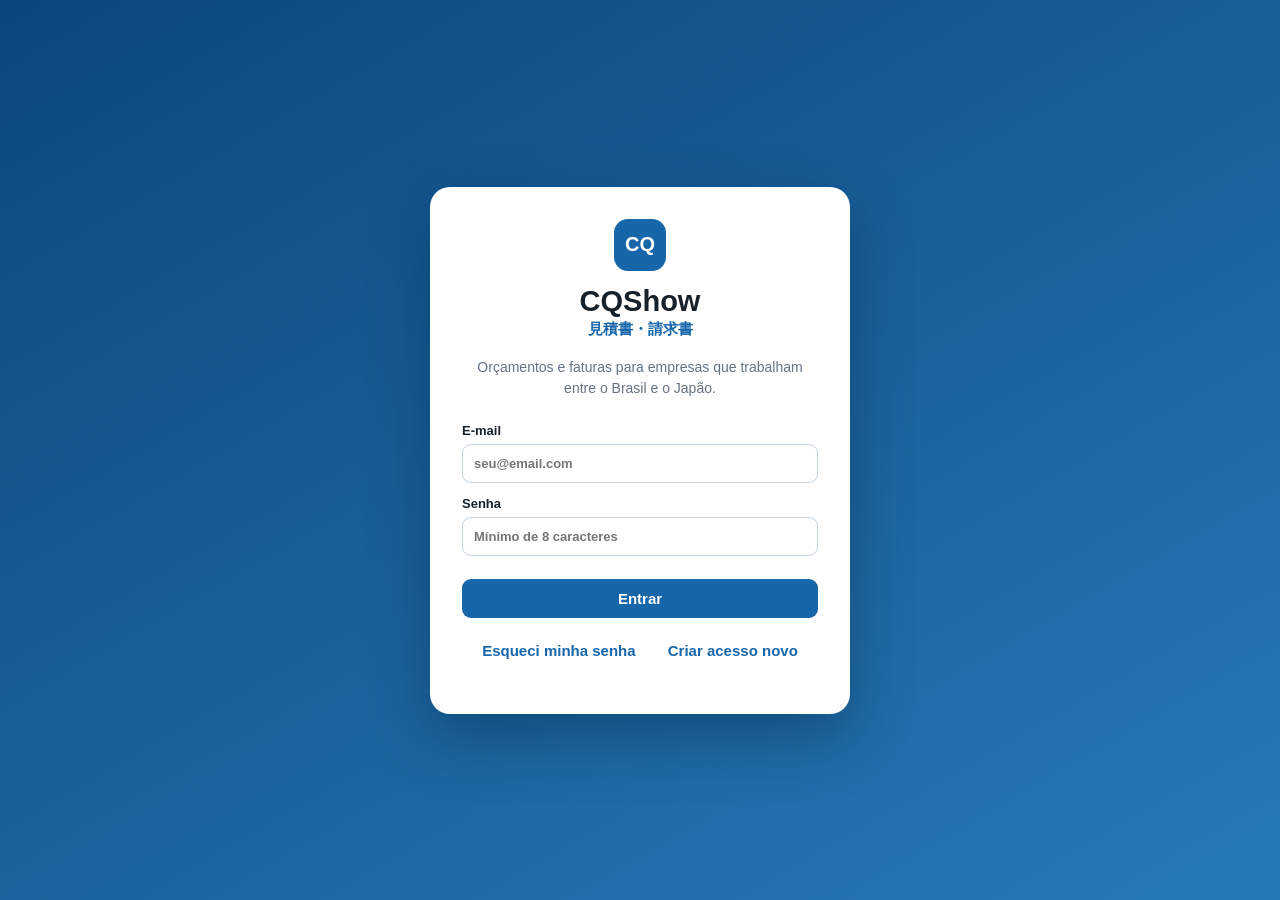
<file: index.html>
<!doctype html>
<html lang="pt-BR">
<head>
  <meta charset="utf-8"><meta name="viewport" content="width=device-width, initial-scale=1, viewport-fit=cover">
  <meta name="theme-color" content="#1766aa"><meta name="apple-mobile-web-app-capable" content="yes">
  <title>CQShow — 見積書・請求書</title><link rel="manifest" href="manifest.webmanifest"><link rel="stylesheet" href="style.css?v=3">
</head>
<body>
  <div id="toast" aria-live="polite"></div>
  <section id="auth-view" class="auth-wrap">
    <div class="auth-card">
      <div class="brand-mark">CQ</div><h1>CQShow</h1><p class="jp">見積書・請求書</p>
      <p class="sub">Orçamentos e faturas para empresas que trabalham entre o Brasil e o Japão.</p>
      <form id="auth-form">
        <label>E-mail<input id="auth-email" type="email" autocomplete="email" required placeholder="seu@email.com"></label>
        <label>Senha<input id="auth-password" type="password" autocomplete="current-password" minlength="8" required placeholder="Mínimo de 8 caracteres"></label>
        <button class="primary" type="submit">Entrar</button>
      </form>
      <button id="forgot-password-btn" class="link-button" type="button">Esqueci minha senha</button>
      <button id="register-btn" class="link-button">Criar acesso novo</button>
      <form id="password-reset-form" hidden>
        <p class="sub">Use o link recebido por e-mail para criar uma nova senha.</p>
        <label>Nova senha<input id="new-password" type="password" autocomplete="new-password" minlength="8" required placeholder="Mínimo de 8 caracteres"></label>
        <label>Confirmar nova senha<input id="new-password-confirm" type="password" autocomplete="new-password" minlength="8" required placeholder="Repita a nova senha"></label>
        <button class="primary" type="submit">Salvar nova senha</button>
      </form>
      <p id="auth-hint" class="hint"></p>
    </div>
  </section>

  <section id="app-view" hidden>
    <header class="topbar"><div><strong>CQShow</strong><small>見積書・請求書</small></div><div class="head-actions"><span id="company-label"></span><button id="signout-btn" class="icon-btn" title="Sair">↪</button></div></header>
    <main id="main" class="content"></main>
    <nav class="bottom-nav" aria-label="Navegação principal">
      <button data-view="home"><span>⌂</span>Início</button><button data-view="documents"><span>▤</span>Documentos</button><button data-view="clients"><span>♙</span>Clientes</button><button data-view="services"><span>⌘</span>Serviços</button><button data-view="settings"><span>⚙</span>Ajustes</button>
    </nav>
  </section>
  <script src="config.js"></script><script type="module" src="app.js?v=8"></script>
  <script>
  (() => {
    const button = document.getElementById('forgot-password-btn');
    const emailInput = document.getElementById('auth-email');
    const hint = document.getElementById('auth-hint');
    if (!button || !emailInput || !hint) return;
    button.addEventListener('click', () => {
      setTimeout(async () => {
        if (window.CQShowResetHandling) return;
        const email = emailInput.value.trim();
        if (!email) { hint.textContent = 'Informe seu e-mail e toque novamente em “Esqueci minha senha”.'; return; }
        const config = window.CQSHOW_CONFIG || {};
        if (!config.SUPABASE_URL || !config.SUPABASE_ANON_KEY) { hint.textContent = 'Não foi possível iniciar a recuperação de senha.'; return; }
        button.disabled = true;
        const originalLabel = button.textContent;
        button.textContent = 'Enviando…';
        try {
          const response = await fetch(config.SUPABASE_URL + '/auth/v1/recover', {
            method: 'POST',
            headers: { apikey: config.SUPABASE_ANON_KEY, Authorization: 'Bearer ' + config.SUPABASE_ANON_KEY, 'Content-Type': 'application/json' },
            body: JSON.stringify({ email, redirect_to: 'https://kozonoegroupjp-hub.github.io/cqshow/' })
          });
          if (!response.ok) throw new Error('Falha ao enviar o link.');
          hint.textContent = 'Se este e-mail estiver cadastrado, enviaremos um link para criar uma nova senha.';
        } catch (error) {
          hint.textContent = 'Não foi possível enviar o link agora. Tente novamente.';
        } finally {
          button.disabled = false;
          button.textContent = originalLabel;
        }
      }, 0);
    });
  })();
  </script>
</body></html>
</file>
<file: style.css>
[hidden]{display:none!important}

:root{--blue:#1766aa;--blue2:#0f4e84;--pale:#e9f3fb;--ink:#17212b;--muted:#657384;--line:#dce5ec;--bg:#f5f8fb;--danger:#ba3131}
*{box-sizing:border-box}
body{margin:0;background:var(--bg);font-family:-apple-system,BlinkMacSystemFont,"Noto Sans JP","Helvetica Neue",Arial,sans-serif;color:var(--ink);font-size:15px}
button,input,select,textarea{font:inherit}
.auth-wrap{min-height:100dvh;display:grid;place-items:center;padding:24px;background:linear-gradient(150deg,#0b477e,#277ab7)}
.auth-card{background:white;width:min(100%,420px);border-radius:20px;padding:32px;box-shadow:0 24px 60px #002b4e70;text-align:center}
.brand-mark{width:52px;height:52px;border-radius:14px;background:var(--blue);color:#fff;display:grid;place-items:center;font-weight:800;font-size:20px;margin:auto}
.auth-card h1{margin:14px 0 0;font-size:29px}
.jp{margin:2px 0;color:var(--blue);font-weight:700}
.sub{line-height:1.5;color:var(--muted);font-size:14px;margin:18px 0 24px}
.auth-card label,.form-grid label{display:grid;gap:6px;text-align:left;font-weight:650;font-size:13px;margin:13px 0}
.auth-card input,.form-grid input,.form-grid select,.form-grid textarea,.item-row input,.item-row select{border:1px solid #c8d5df;border-radius:9px;padding:11px;background:#fff;width:100%;color:var(--ink)}
textarea{min-height:82px;resize:vertical}
.primary,.secondary,.danger,.link-button{border:0;border-radius:9px;padding:11px 14px;font-weight:700;cursor:pointer}
.primary{background:var(--blue);color:#fff;width:100%;margin-top:10px}
.secondary{background:var(--pale);color:var(--blue2)}
.danger{background:#fff0f0;color:var(--danger)}
.link-button{background:none;color:var(--blue);margin-top:13px}
.hint{font-size:12px;color:var(--muted);line-height:1.4}
.topbar{height:62px;background:#fff;border-bottom:1px solid var(--line);display:flex;justify-content:space-between;align-items:center;padding:0 max(18px,env(safe-area-inset-left));position:sticky;top:0;z-index:3}
.topbar strong{font-size:18px;display:block;color:var(--blue2)}
.topbar small{font-size:11px;color:var(--muted)}
.head-actions{display:flex;align-items:center;gap:10px;color:var(--muted);font-size:12px}
.icon-btn{background:transparent;border:0;font-size:25px;color:var(--blue);padding:4px;cursor:pointer}
.content{width:min(1050px,100%);margin:0 auto;padding:22px 16px 94px}
.page-head{display:flex;justify-content:space-between;align-items:center;gap:12px;margin-bottom:18px}
.page-head h1{font-size:23px;margin:0}
.page-head p{margin:4px 0 0;color:var(--muted);font-size:13px}
.card{background:white;border:1px solid var(--line);border-radius:13px;padding:18px;margin-bottom:14px;box-shadow:0 2px 7px #20415b09}
.dashboard{display:grid;grid-template-columns:repeat(3,1fr);gap:12px}
.metric{padding:17px}
.metric b{font-size:25px;color:var(--blue2)}
.metric span{display:block;color:var(--muted);font-size:13px;margin-top:4px}
.quick{display:flex;gap:10px;flex-wrap:wrap;margin-top:16px}
.quick button{flex:1;min-width:145px}
.bottom-nav{position:fixed;bottom:0;left:0;right:0;background:#fff;border-top:1px solid var(--line);display:flex;justify-content:center;z-index:3;padding-bottom:env(safe-area-inset-bottom)}
.bottom-nav button{background:transparent;border:0;color:#637384;padding:9px 6px 8px;flex:1;max-width:150px;font-size:11px;cursor:pointer}
.bottom-nav button span{display:block;font-size:20px;line-height:20px}
.bottom-nav button.active{color:var(--blue);font-weight:800}
.table-wrap{overflow:auto}
.table{width:100%;border-collapse:collapse}
.table th{text-align:left;color:#617181;font-size:12px;background:#f7fafc}
.table th,.table td{padding:11px 9px;border-bottom:1px solid var(--line);vertical-align:middle}
.table td.actions{white-space:nowrap;text-align:right}
.table button{margin-left:5px}
.empty{text-align:center;color:var(--muted);padding:35px!important}
.form-grid{display:grid;grid-template-columns:repeat(2,1fr);gap:0 16px}
.form-grid .full{grid-column:1/-1}
.modal-back{position:fixed;inset:0;background:#11263885;z-index:10;display:grid;place-items:end center;padding:0}
.modal{background:white;width:min(800px,100%);max-height:92dvh;overflow:auto;border-radius:18px 18px 0 0;padding:22px}
.modal h2{margin:0 0 13px;font-size:21px}
.modal-actions{display:flex;gap:10px;justify-content:flex-end;margin-top:18px}
.modal-actions button{width:auto}
.doc-type{display:flex;gap:8px;margin:0 0 14px}
.doc-type button{border:1px solid var(--line);background:#fff;padding:9px 11px;border-radius:8px;cursor:pointer}
.doc-type button.active{background:var(--blue);border-color:var(--blue);color:white}
.item-head,.item-row{display:grid;grid-template-columns:minmax(180px,3fr) .6fr 1fr .8fr .6fr 40px;gap:7px;align-items:center}
.item-head{font-size:11px;color:var(--muted);font-weight:800;margin:13px 0 5px}
.item-row{margin:5px 0}
.item-field input,.item-field select{border:1px solid #c8d5df;border-radius:9px;padding:11px;background:#fff;width:100%;color:var(--ink)}
.item-row button{border:0;background:#fff0f0;color:var(--danger);border-radius:7px;height:38px;font-weight:bold;cursor:pointer}
.item-description{grid-column:1/-1}
.total-box{margin-left:auto;width:min(100%,310px);padding-top:14px}
.total-line{display:flex;justify-content:space-between;border-bottom:1px solid var(--line);padding:7px}
.total-line.grand{background:var(--pale);font-size:18px;font-weight:800;color:var(--blue2)}
.badge{display:inline-block;border-radius:100px;padding:4px 8px;font-size:11px;font-weight:700;background:#eef3f6;color:#506170}
.badge.issued,.badge.sent{background:#dceeff;color:#0b5fa7}
.badge.paid{background:#e0f5e8;color:#137344}
.badge.cancelled{background:#fae6e6;color:#a33030}
.doc-title{font-weight:800}
.small{font-size:12px;color:var(--muted)}
.setup{border-left:4px solid #eab849;background:#fff9e8}
.setup code{font-size:12px;background:#eee;padding:2px 5px;border-radius:4px}
@media(max-width:620px){.dashboard{grid-template-columns:1fr}
.form-grid{grid-template-columns:1fr}
.form-grid .full{grid-column:auto}
.item-head{display:none}
.item-row{grid-template-columns:1fr 1fr;gap:10px;padding:13px;background:#f7fafc;border-radius:9px;margin:10px 0}
.item-row>.item-service{grid-column:1/-1}
.item-field{min-width:0}
.item-field::before{content:attr(data-label);display:block;font-size:11px;font-weight:800;color:var(--muted);margin:0 0 4px 2px}
.item-row button{grid-column:2;justify-self:end;width:100%;margin-top:4px}
.item-description{grid-column:1/-1}
.head-actions #company-label{display:none}
.table th:nth-child(3),.table td:nth-child(3){display:none}
}
</file>
